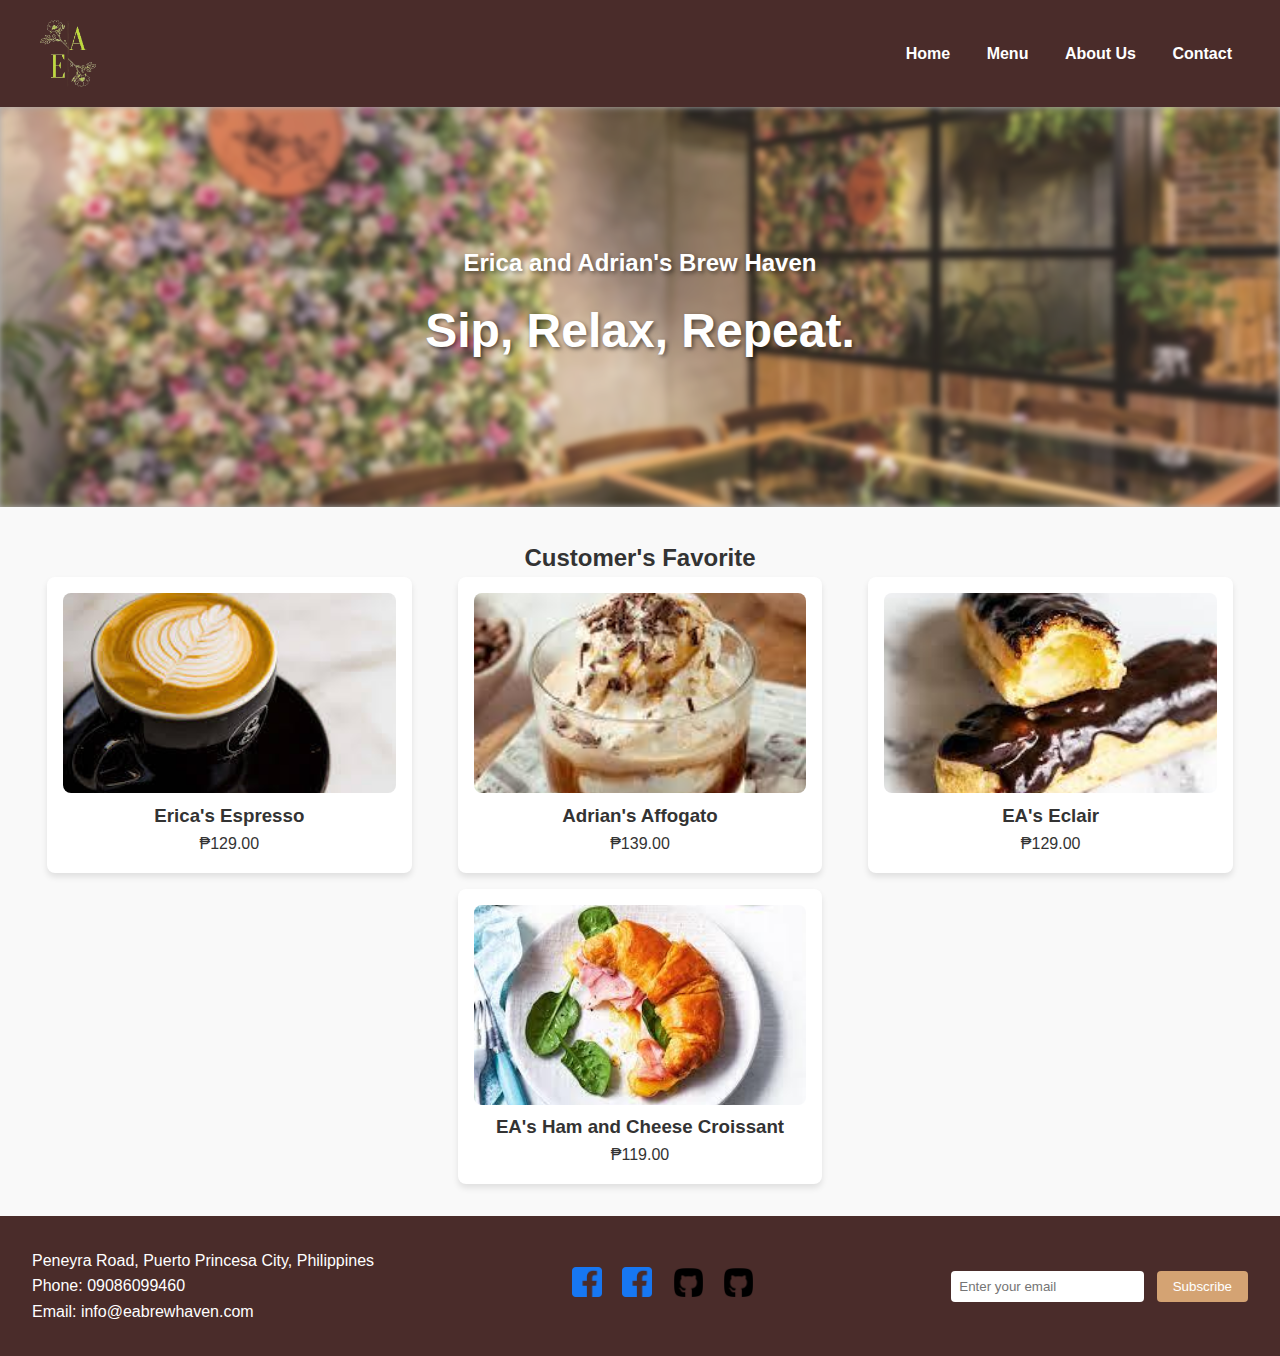
<file: index.html>
<!DOCTYPE html>
<html lang="en">
<head>
  <meta charset="UTF-8">
  <meta name="viewport" content="width=device-width, initial-scale=1.0">
  <title>Erica & Adrian's Brew Haven</title>
  <link rel="stylesheet" href="css/styles.css">
</head>
<body>

  <header>
    <img src="img/ealogo.png" alt="E&A Logo">
    <nav>
      <a href="index.html">Home</a>
      <a href="menu.html">Menu</a>
      <a href="about.html">About Us</a>
      <a href="contact.html">Contact</a>
    </nav>
  </header>

  <section class="hero">
    <div class="overlay"></div>
    <img src="img/cafeinterior.jpg" alt="Café Interior">
    <div class="hero-text">
        <h3>Erica and Adrian's Brew Haven</h3>
        <h1>Sip, Relax, Repeat.</h1>
    </div>
  </section>


  <section class="featured-products">
    <h2>Customer's Favorite</h2>
    <div class="product-grid">
      <div class="product">
        <img src="img/espresso.jpg" alt="Erica's Espresso" title="Erica's Espresso">
        <h3>Erica's Espresso</h3>
        <p>₱129.00</p>
      </div>
      <div class="product">
        <img src="img/affogato.jpg" alt="Adrian's Affogato" title="Adrian's Affogato">
        <h3>Adrian's Affogato</h3>
        <p>₱139.00</p>
      </div>
      <div class="product">
        <img src="img/eclair.jpg" alt="EA's Eclair" title="EA's Eclair">
        <h3>EA's Eclair</h3>
        <p>₱129.00</p>
      </div>
      <div class="product">
        <img src="img/hamandcheesecroissant.jpg" alt="EA's Ham and Cheese Croissant" title="EA's Ham and Cheese Croissant">
        <h3>EA's Ham and Cheese Croissant</h3>
        <p>₱119.00</p>
      </div>
    </div>
  </section>


  <footer>
    <div class="contact-info">
      <p>Peneyra Road, Puerto Princesa City, Philippines</p>
      <p>Phone: 09086099460</p>
      <p>Email: info@eabrewhaven.com</p>
    </div>
    <div class="social-media">
      <a href="https://www.facebook.com/eyyyyyd/"><img src="img/facebookicon.png" alt="Adrian D. Gabuco" title="Adrian D. Gabuco"></a>
      <a href="https://www.facebook.com/jaaaaaaaaneeeeeee"><img src="img/facebookicon.png" alt="Erica Jane D. Vasquez" title="Erica Jane D. Vasquez"></a>
      <a href="https://github.com/AdrianGabuco"><img src="img/githubicon.png" alt="Adrian D. Gabuco" title="Adrian D. Gabuco"></a>
      <a href="https://github.com/ejay2200"><img src="img/githubicon.png" alt="Erica Jane D. Vasquez" title="Erica Jane D. Vasquez"></a>
    </div>
    <form class="newsletter">
      <input type="email" placeholder="Enter your email">
      <button type="submit">Subscribe</button>
    </form>
  </footer>
</body>
</html>
</file>
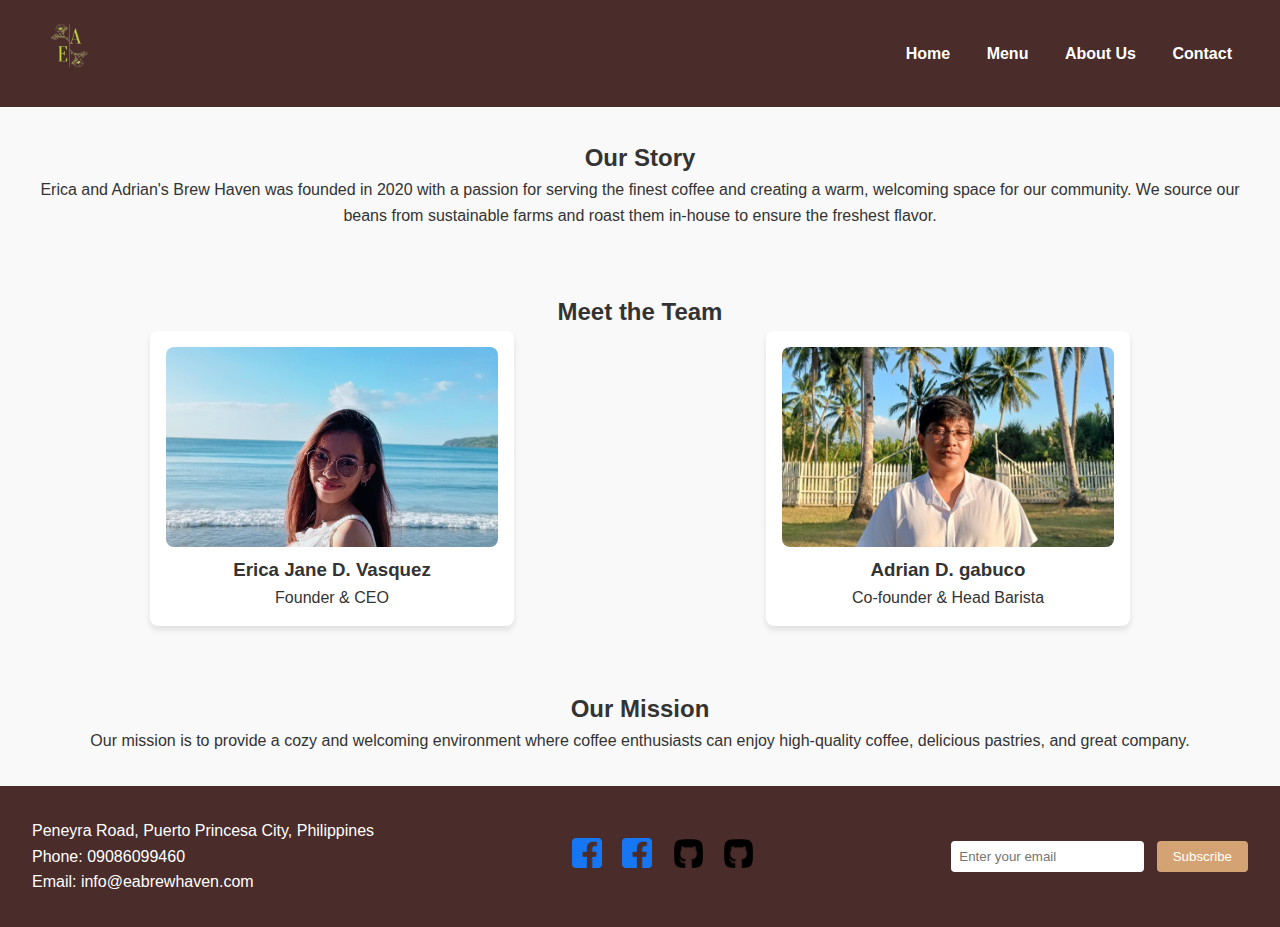
<file: about.html>
<!DOCTYPE html>
<html lang="en">
<head>
  <meta charset="UTF-8">
  <meta name="viewport" content="width=device-width, initial-scale=1.0">
  <title>About Us - Erica and Adrian's Brew Haven</title>
  <link rel="stylesheet" href="css/styles.css">
</head>
<body>

  <header>
    <img src="img/E&A_Logo_Only.png" alt="E&A Logo">
    <nav>
      <a href="index.html">Home</a>
      <a href="menu.html">Menu</a>
      <a href="about.html">About Us</a>
      <a href="contact.html">Contact</a>
    </nav>
  </header>


  <section class="about-section">
    <h2>Our Story</h2>
    <p>Erica and Adrian's Brew Haven was founded in 2020 with a passion for serving the finest coffee and creating a warm, welcoming space for our community. We source our beans from sustainable farms and roast them in-house to ensure the freshest flavor.</p>
  </section>


  <section class="about-section">
    <h2>Meet the Team</h2>
    <div class="team-grid">
      <div class="team-member">
        <img src="img/Vasquez.jpg" alt="Owner">
        <h3>Erica Jane D. Vasquez</h3>
        <p>Founder & CEO</p>
      </div>
      <div class="team-member">
        <img src="img/Gabuco.jpg" alt="Barista">
        <h3>Adrian D. gabuco</h3>
        <p>Co-founder & Head Barista</p>
      </div>

    </div>
  </section>


  <section class="about-section">
    <h2>Our Mission</h2>
    <p>Our mission is to provide a cozy and welcoming environment where coffee enthusiasts can enjoy high-quality coffee, delicious pastries, and great company.</p>
  </section>


  <footer>
    <div class="contact-info">
      <p>Peneyra Road, Puerto Princesa City, Philippines</p>
      <p>Phone: 09086099460</p>
      <p>Email: info@eabrewhaven.com</p>
    </div>
    <div class="social-media">
      <a href="https://www.facebook.com/eyyyyyd/"><img src="img/facebookicon.png" alt="Adrian D. Gabuco" title="Adrian D. Gabuco"></a>
      <a href="https://www.facebook.com/jaaaaaaaaneeeeeee"><img src="img/facebookicon.png" alt="Erica Jane D. Vasquez" title="Erica Jane D. Vasquez"></a>
      <a href="https://github.com/AdrianGabuco"><img src="img/githubicon.png" alt="Adrian D. Gabuco" title="Adrian D. Gabuco"></a>
      <a href="https://github.com/ejay2200"><img src="img/githubicon.png" alt="Erica Jane D. Vasquez" title="Erica Jane D. Vasquez"></a>
    </div>
    <form class="newsletter">
      <input type="email" placeholder="Enter your email">
      <button type="submit">Subscribe</button>
    </form>
  </footer>
</body>
</html>
</file>
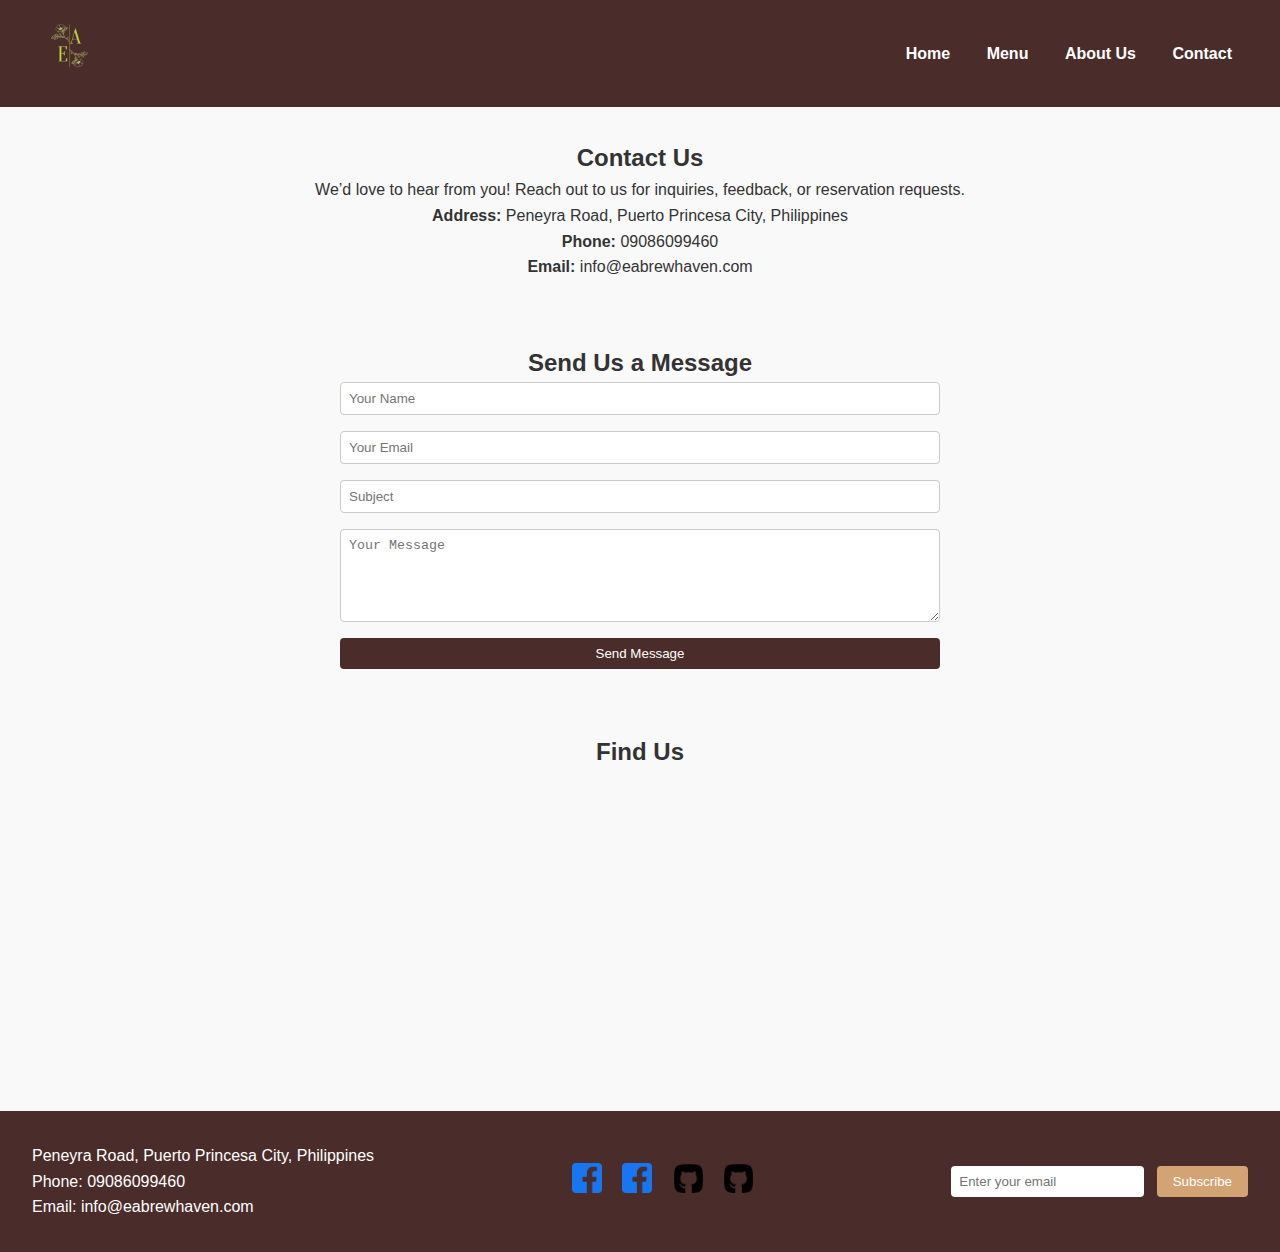
<file: contact.html>
<!DOCTYPE html>
<html lang="en">
<head>
  <meta charset="UTF-8">
  <meta name="viewport" content="width=device-width, initial-scale=1.0">
  <title>Contact - Erica & Adrian's Brew Haven</title>
  <link rel="stylesheet" href="css/styles.css">
</head>
<body>

  <header>
    <img src="img/E&A_Logo_Only.png" alt="E&A Logo">
    <nav>
      <a href="index.html">Home</a>
      <a href="menu.html">Menu</a>
      <a href="about.html">About Us</a>
      <a href="contact.html">Contact</a>
    </nav>
  </header>


  <section class="contact-section">
    <h2>Contact Us</h2>
    <p>We’d love to hear from you! Reach out to us for inquiries, feedback, or reservation requests.</p>
    <div class="contact-info">
      <p><strong>Address:</strong> Peneyra Road, Puerto Princesa City, Philippines</p>
      <p><strong>Phone:</strong> 09086099460</p>
      <p><strong>Email:</strong> info@eabrewhaven.com</p>
    </div>
  </section> 


  <section class="contact-section">
    <h2>Send Us a Message</h2>
    <form class="contact-form">
      <input type="text" placeholder="Your Name" required>
      <input type="email" placeholder="Your Email" required>
      <input type="text" placeholder="Subject" required>
      <textarea placeholder="Your Message" rows="5" required></textarea>
      <button type="submit">Send Message</button>
    </form>
  </section>


  <section class="contact-section">
    <h2>Find Us</h2>
    <iframe
      src="https://www.google.com/maps/embed?pb=!1m14!1m12!1m3!1d303.14397506373405!2d118.74845924033156!3d9.754446943773944!2m3!1f0!2f0!3f0!3m2!1i1024!2i768!4f13.1!5e0!3m2!1sen!2sph!4v1738397901166!5m2!1sen!2sph"
      width="100%"
      height="300"
      style="border:0;"
      allowfullscreen=""
      loading="lazy">
    </iframe>
  </section>


  <footer>
    <div class="contact-info">
      <p>Peneyra Road, Puerto Princesa City, Philippines</p>
      <p>Phone: 09086099460</p>
      <p>Email: info@eabrewhaven.com</p>
    </div>
    <div class="social-media">
      <a href="https://www.facebook.com/eyyyyyd/"><img src="img/facebookicon.png" alt="Adrian D. Gabuco" title="Adrian D. Gabuco"></a>
      <a href="https://www.facebook.com/jaaaaaaaaneeeeeee"><img src="img/facebookicon.png" alt="Erica Jane D. Vasquez" title="Erica Jane D. Vasquez"></a>
      <a href="https://github.com/AdrianGabuco"><img src="img/githubicon.png" alt="Adrian D. Gabuco" title="Adrian D. Gabuco"></a>
      <a href="https://github.com/ejay2200"><img src="img/githubicon.png" alt="Erica Jane D. Vasquez" title="Erica Jane D. Vasquez"></a>
    </div>
    <form class="newsletter">
      <input type="email" placeholder="Enter your email">
      <button type="submit">Subscribe</button>
    </form>
  </footer>
</body>
</html>
</file>
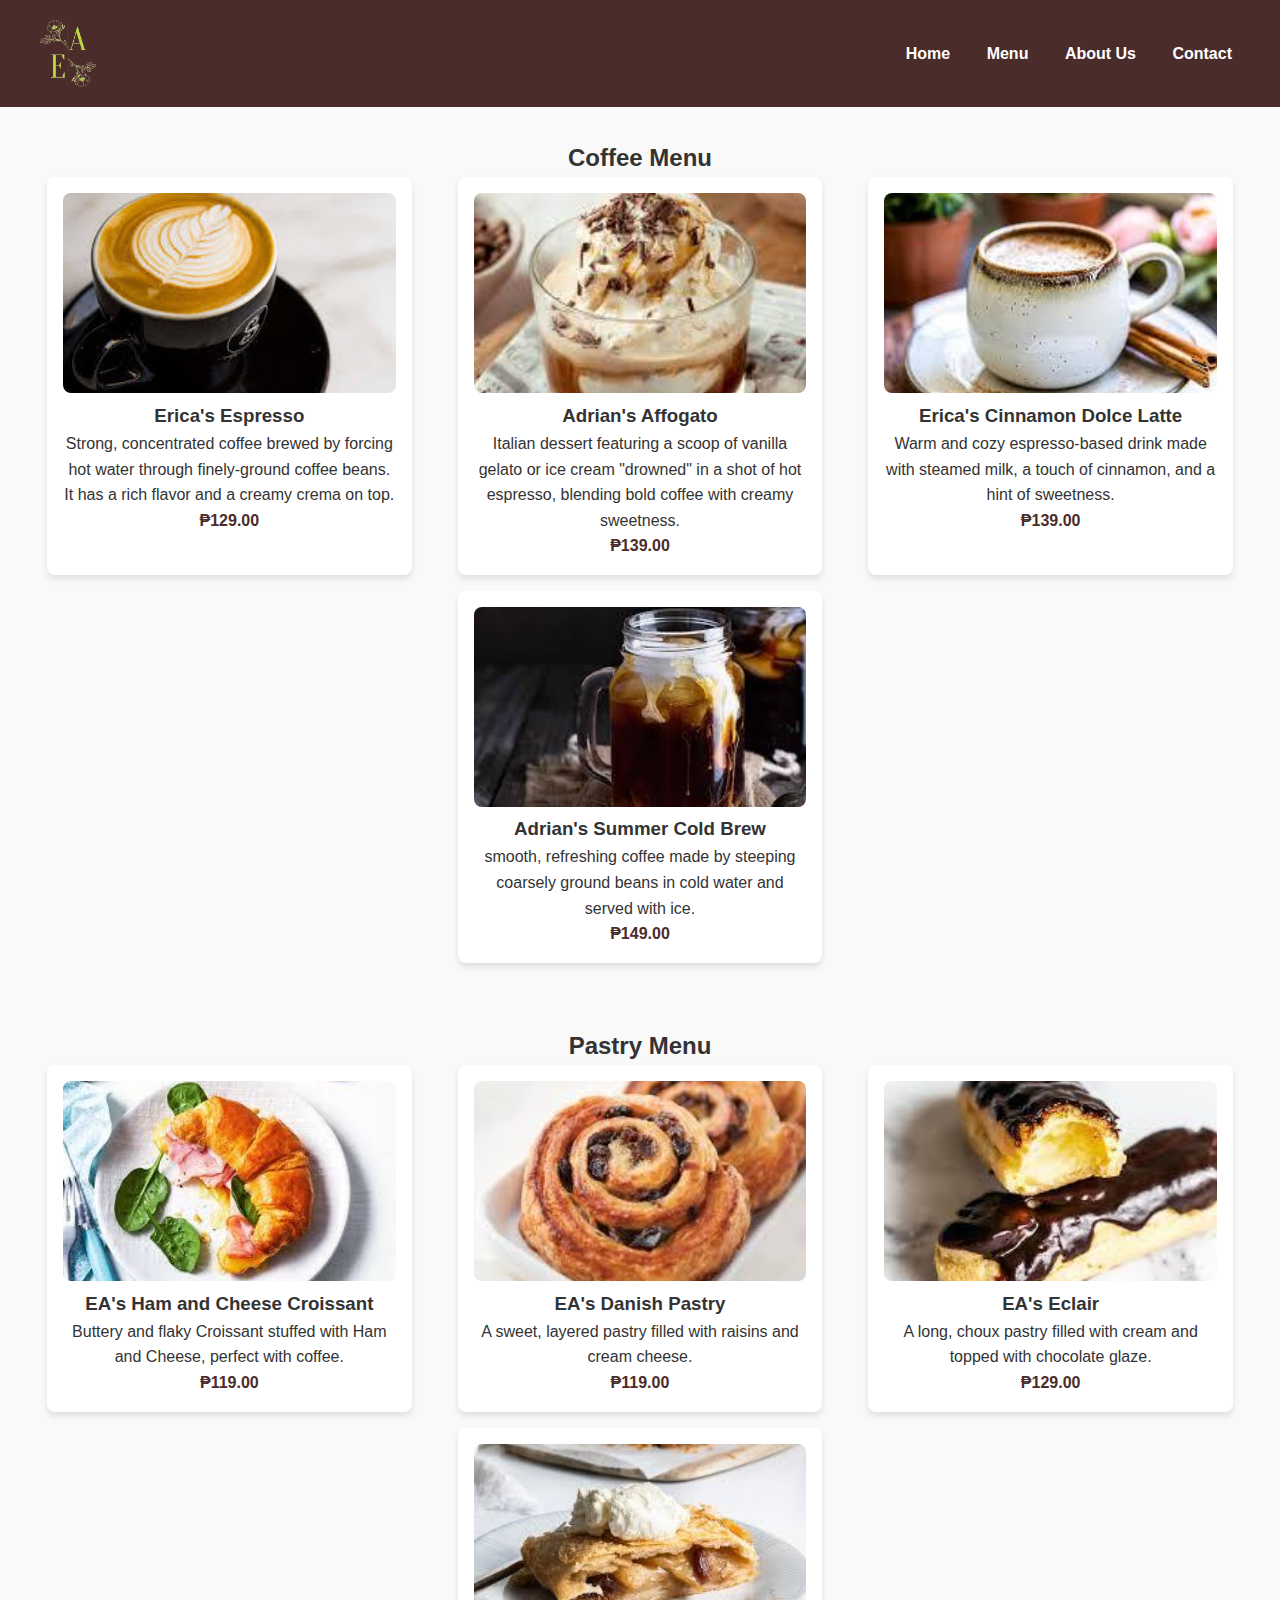
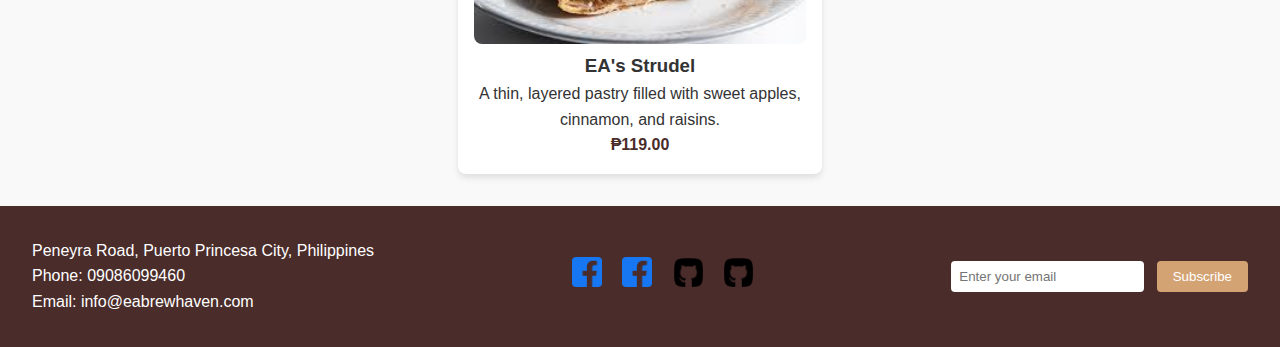
<file: menu.html>
<!DOCTYPE html>
<html lang="en">
<head>
  <meta charset="UTF-8">
  <meta name="viewport" content="width=device-width, initial-scale=1.0">
  <title>Menu - Erica & Adrian's Brew Haven</title>
  <link rel="stylesheet" href="css/styles.css">
</head>
<body>

  <header>
    <img src="img/ealogo.png" alt="E&A Logo">
    <nav>
      <a href="index.html">Home</a>
      <a href="menu.html">Menu</a>
      <a href="about.html">About Us</a>
      <a href="contact.html">Contact</a>
    </nav>
  </header>


  <section class="menu-section">
    <h2>Coffee Menu</h2>
    <div class="menu-grid">
      <div class="menu-item">
        <img src="img/espresso.jpg" alt="Erica's Espresso" title="Erica's Espresso">
        <h3>Erica's Espresso</h3>
        <p>Strong, concentrated coffee brewed by forcing hot water through finely-ground coffee beans. It has a rich flavor and a creamy crema on top.</p>
        <p class="price">₱129.00</p>
      </div>
      <div class="menu-item">
        <img src="img/affogato.jpg" alt="Adrian's Affogato" title="Adrian's Affogato">
        <h3>Adrian's Affogato</h3>
        <p>Italian dessert featuring a scoop of vanilla gelato or ice cream "drowned" in a shot of hot espresso, blending bold coffee with creamy sweetness.</p>
        <p class="price">₱139.00</p>
      </div>
      <div class="menu-item">
        <img src="img/cinnamondolcelatte.jpg" alt="Erica's Cinnamon Dolce Latte" title="Erica's Cinnamon Dolce Latte">
        <h3>Erica's Cinnamon Dolce Latte</h3>
        <p>Warm and cozy espresso-based drink made with steamed milk, a touch of cinnamon, and a hint of sweetness.</p>
        <p class="price">₱139.00</p>
      </div>
      <div class="menu-item">
        <img src="img/summercoldbrew.jpg" alt="Adrian's Summer Cold Brew" title="Adrian's Summer Cold Brew">
        <h3>Adrian's Summer Cold Brew</h3>
        <p>smooth, refreshing coffee made by steeping coarsely ground beans in cold water and served with ice.</p>
        <p class="price">₱149.00</p>
      </div>
    </div>
  </section>


  <section class="menu-section">
    <h2>Pastry Menu</h2>
    <div class="menu-grid">
      <div class="menu-item">
        <img src="img/hamandcheesecroissant.jpg" alt="EA's Ham and Cheese Croissant" title="EA's Ham and Cheese Croissant">
        <h3>EA's Ham and Cheese Croissant</h3>
        <p>Buttery and flaky Croissant stuffed with Ham and Cheese, perfect with coffee.</p>
        <p class="price">₱119.00</p>
      </div>
      <div class="menu-item">
        <img src="img/danishpastry.jpg" alt="EA's Danish Pastry" title="EA's Danish Pastry">
        <h3>EA's Danish Pastry</h3>
        <p>A sweet, layered pastry filled with raisins and cream cheese.</p>
        <p class="price">₱119.00</p>
      </div>
      <div class="menu-item">
        <img src="img/eclair.jpg" alt="EA's Eclair" title="EA's Eclair">
        <h3>EA's Eclair</h3>
        <p>A long, choux pastry filled with cream and topped with chocolate glaze.</p>
        <p class="price">₱129.00</p>
      </div>
      <div class="menu-item">
        <img src="img/strudel.jpg" alt="EA's Strudel" title="EA's Strudel">
        <h3>EA's Strudel</h3>
        <p>A thin, layered pastry filled with sweet apples, cinnamon, and raisins.</p>
        <p class="price">₱119.00</p>
      </div>
    </div>
  </section>


  <footer>
    <div class="contact-info">
      <p>Peneyra Road, Puerto Princesa City, Philippines</p>
      <p>Phone: 09086099460</p>
      <p>Email: info@eabrewhaven.com</p>
    </div>
    <div class="social-media">
      <a href="https://www.facebook.com/eyyyyyd/"><img src="img/facebookicon.png" alt="Adrian D. Gabuco" title="Adrian D. Gabuco"></a>
      <a href="https://www.facebook.com/jaaaaaaaaneeeeeee"><img src="img/facebookicon.png" alt="Erica Jane D. Vasquez" title="Erica Jane D. Vasquez"></a>
      <a href="https://github.com/AdrianGabuco"><img src="img/githubicon.png" alt="Adrian D. Gabuco" title="Adrian D. Gabuco"></a>
      <a href="https://github.com/ejay2200"><img src="img/githubicon.png" alt="Erica Jane D. Vasquez" title="Erica Jane D. Vasquez"></a>
    </div>
    <form class="newsletter">
      <input type="email" placeholder="Enter your email">
      <button type="submit">Subscribe</button>
    </form>
  </footer>
</body>
</html>
</file>
<file: css/styles.css>
* {
    margin: 0;
    padding: 0;
    box-sizing: border-box;
  }
  
  body {
    font-family: 'Arial', sans-serif;
    line-height: 1.6;
    color: #333;
    background-color: #f9f9f9;
  }
  
  header {
    display: flex;
    justify-content: space-between;
    align-items: center;
    padding: 1rem 2rem;
    background: #4a2c2a;
    color: #fff;
  }
  
  header img {
    height: 75px;
  }
  
  nav a {
    color: #fff;
    text-decoration: none;
    margin: 0 1rem;
    font-weight: bold;
  }
  
  nav a:hover {
    color: #d4a373;
  }
  
  .hero {
    position: relative;
    width: 100%;
    height: 400px;
    display: flex;
    justify-content: center;
    align-items: center;
    text-align: center;
    overflow: hidden;
  }

  .hero img {
    width: 100%;
    height: 400px;
    object-fit: cover;
    filter: blur(3px);
    opacity: 0.9;
  }

  .hero .overlay {
    position: absolute;
    top: 0;
    left: 0;
    width: 100%;
    height: 100%;
    background: rgba(0, 0, 0, 0.3);
  }

  .hero-text {
    position: absolute;
    color: #fff;
    text-align: center;
    z-index: 2;
  }

  .hero h3 {
    font-size: 1.5rem;
    margin-bottom: 10px;
    text-shadow: 2px 2px 4px rgba(0, 0, 0, 0.5);
  }

  .hero h1 {
    font-size: 3rem;
    text-shadow: 2px 2px 4px rgba(0, 0, 0, 0.5);
  }

  
  
  .menu-section, .about-section, .contact-section , .featured-products{
    padding: 2rem;
    text-align: center;
  }
  
  .menu-grid, .team-grid , .product-grid{
    display: flex;
    justify-content: space-around;
    flex-wrap: wrap;
    gap: 1rem;
  }
  
  .menu-item, .team-member , .product{
    width: 30%;
    background: #fff;
    padding: 1rem;
    border-radius: 8px;
    box-shadow: 0 4px 6px rgba(0, 0, 0, 0.1);
    transition: transform 0.3s ease;
  }
  
  .menu-item:hover, .team-member:hover, .product:hover{
    transform: translateY(-5px);
  }
  
  .menu-item img, .team-member img, .product img{
    width: 100%;
    height: 200px;
    object-fit: cover;
    border-radius: 8px;
  }
  
  .price {
    color: #4a2c2a;
    font-weight: bold;
  }
  
  footer {
    background: #4a2c2a;
    color: #fff;
    padding: 2rem;
    display: flex;
    justify-content: space-between;
    align-items: center;
    flex-wrap: wrap;
  }
  
  footer .social-media img {
    height: 30px;
    margin: 0 0.5rem;
  }
  
  footer .newsletter input {
    padding: 0.5rem;
    margin-right: 0.5rem;
    border: none;
    border-radius: 4px;
  }
  
  footer .newsletter button {
    padding: 0.5rem 1rem;
    background: #d4a373;
    border: none;
    border-radius: 4px;
    cursor: pointer;
    color: #fff;
  }
  
  footer .newsletter button:hover {
    background: #b8865b;
  }
  
  .contact-form {
    display: flex;
    flex-direction: column;
    gap: 1rem;
    max-width: 600px;
    margin: 0 auto;
  }
  
  .contact-form input, .contact-form textarea {
    padding: 0.5rem;
    border: 1px solid #ccc;
    border-radius: 4px;
  }
  
  .contact-form button {
    padding: 0.5rem 1rem;
    background: #4a2c2a;
    border: none;
    border-radius: 4px;
    color: #fff;
    cursor: pointer;
  }
  
  .contact-form button:hover {
    background: #d4a373;
  }
</file>
